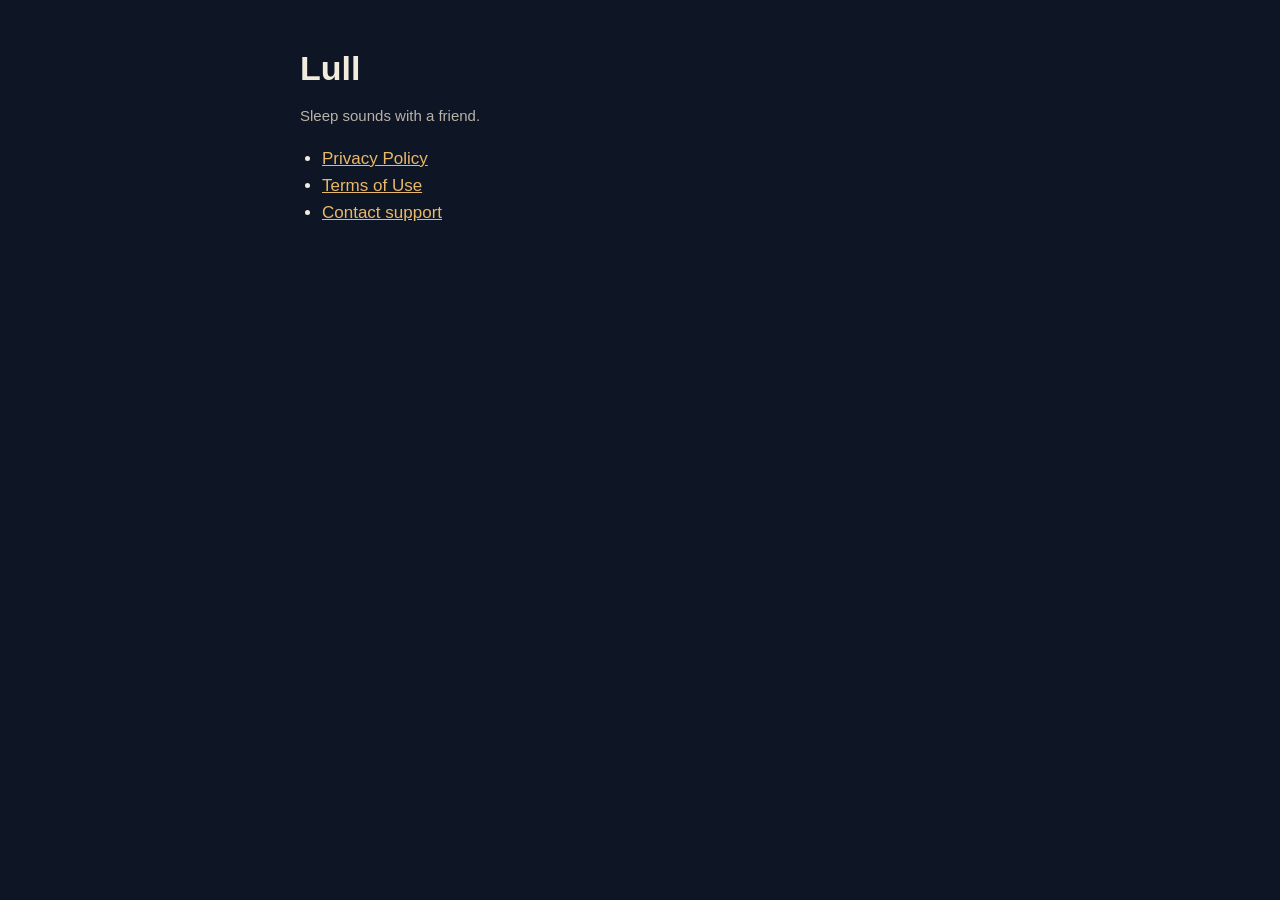
<file: index.html>
<!doctype html>
<html lang="en">
<head>
<meta charset="utf-8">
<meta name="viewport" content="width=device-width, initial-scale=1">
<title>Lull</title>
<link rel="stylesheet" href="style.css">
</head>
<body>
<main>
<h1>Lull</h1>
<p class="muted">Sleep sounds with a friend.</p>
<ul>
<li><a href="privacy.html">Privacy Policy</a></li>
<li><a href="terms.html">Terms of Use</a></li>
<li><a href="mailto:victor@noveklabs.com">Contact support</a></li>
</ul>
</main>
</body>
</html>
</file>
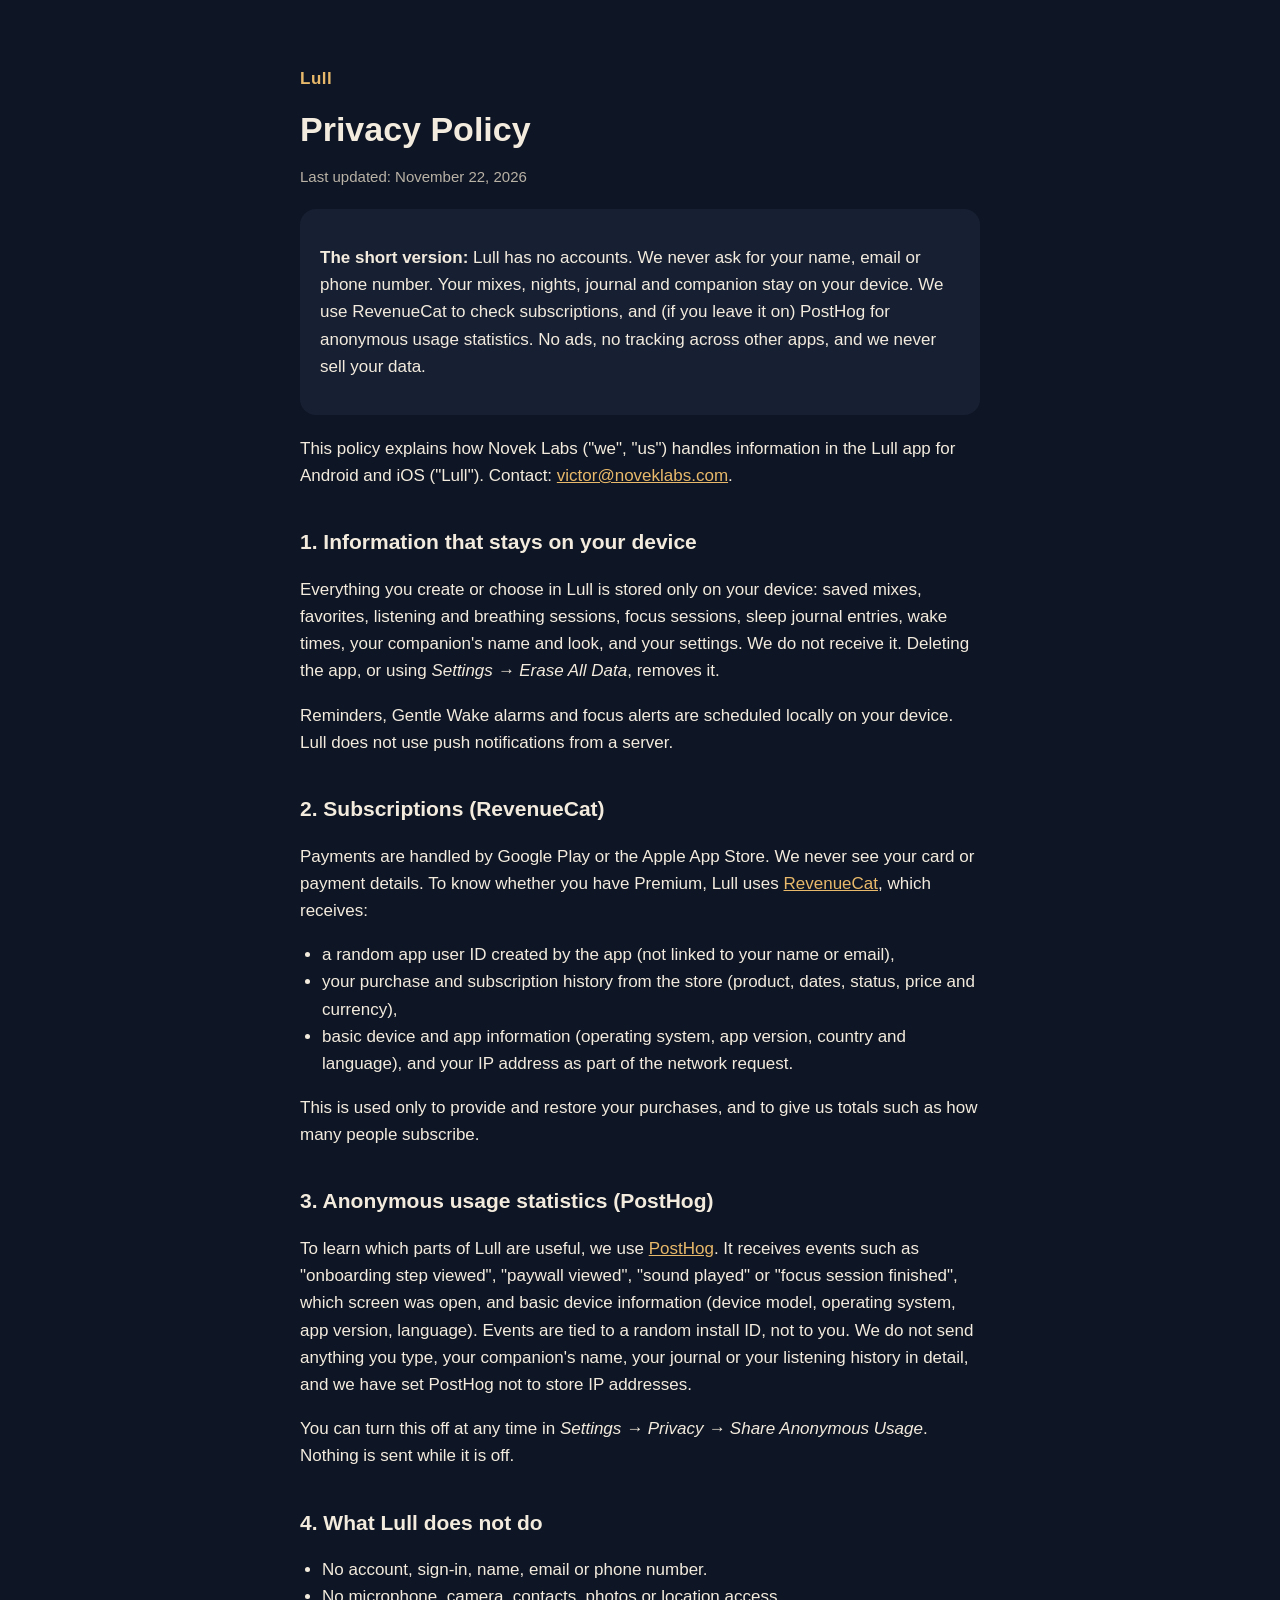
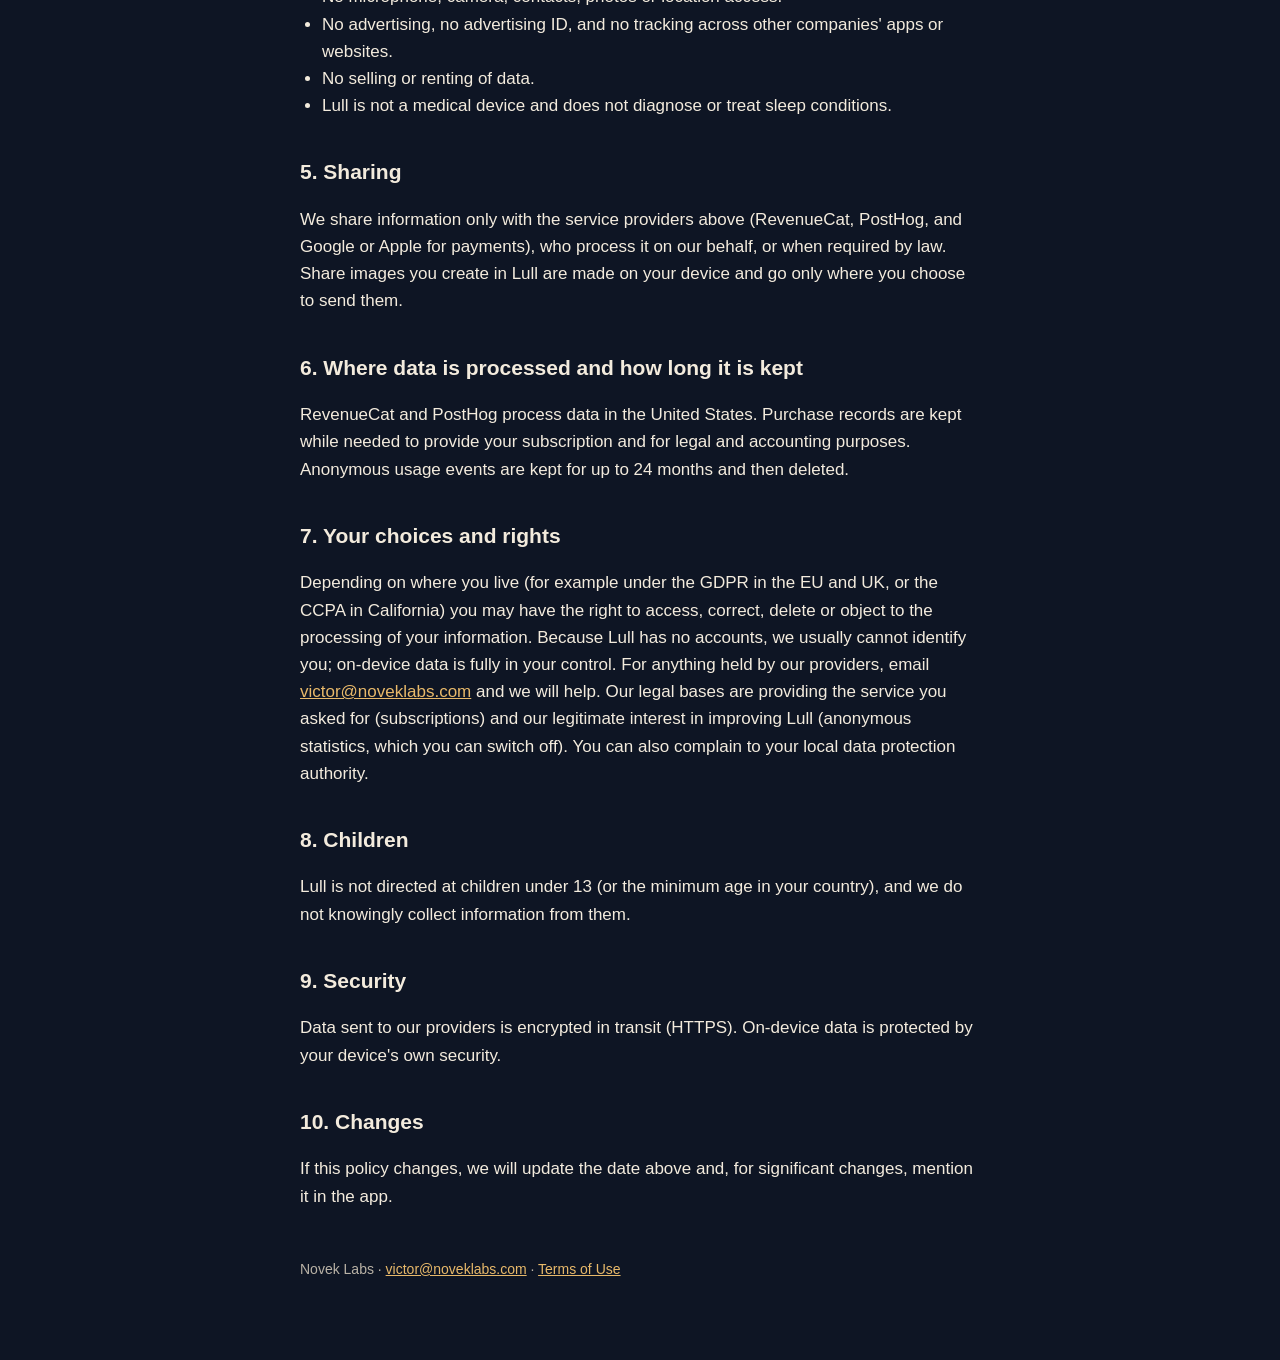
<file: privacy.html>
<!doctype html>
<html lang="en">
<head>
<meta charset="utf-8">
<meta name="viewport" content="width=device-width, initial-scale=1">
<title>Lull Privacy Policy</title>
<link rel="stylesheet" href="style.css">
</head>
<body>
<main>
<p><a class="brand" href="./">Lull</a></p>
<h1>Privacy Policy</h1>
<p class="muted">Last updated: November 22, 2026</p>

<div class="card">
<p><strong>The short version:</strong> Lull has no accounts. We never ask for your name, email or phone number. Your mixes, nights, journal and companion stay on your device. We use RevenueCat to check subscriptions, and (if you leave it on) PostHog for anonymous usage statistics. No ads, no tracking across other apps, and we never sell your data.</p>
</div>

<p>This policy explains how Novek Labs ("we", "us") handles information in the Lull app for Android and iOS ("Lull"). Contact: <a href="mailto:victor@noveklabs.com">victor@noveklabs.com</a>.</p>

<h2>1. Information that stays on your device</h2>
<p>Everything you create or choose in Lull is stored only on your device: saved mixes, favorites, listening and breathing sessions, focus sessions, sleep journal entries, wake times, your companion's name and look, and your settings. We do not receive it. Deleting the app, or using <em>Settings → Erase All Data</em>, removes it.</p>
<p>Reminders, Gentle Wake alarms and focus alerts are scheduled locally on your device. Lull does not use push notifications from a server.</p>

<h2>2. Subscriptions (RevenueCat)</h2>
<p>Payments are handled by Google Play or the Apple App Store. We never see your card or payment details. To know whether you have Premium, Lull uses <a href="https://www.revenuecat.com/privacy">RevenueCat</a>, which receives:</p>
<ul>
<li>a random app user ID created by the app (not linked to your name or email),</li>
<li>your purchase and subscription history from the store (product, dates, status, price and currency),</li>
<li>basic device and app information (operating system, app version, country and language), and your IP address as part of the network request.</li>
</ul>
<p>This is used only to provide and restore your purchases, and to give us totals such as how many people subscribe.</p>

<h2>3. Anonymous usage statistics (PostHog)</h2>
<p>To learn which parts of Lull are useful, we use <a href="https://posthog.com/privacy">PostHog</a>. It receives events such as "onboarding step viewed", "paywall viewed", "sound played" or "focus session finished", which screen was open, and basic device information (device model, operating system, app version, language). Events are tied to a random install ID, not to you. We do not send anything you type, your companion's name, your journal or your listening history in detail, and we have set PostHog not to store IP addresses.</p>
<p>You can turn this off at any time in <em>Settings → Privacy → Share Anonymous Usage</em>. Nothing is sent while it is off.</p>

<h2>4. What Lull does not do</h2>
<ul>
<li>No account, sign-in, name, email or phone number.</li>
<li>No microphone, camera, contacts, photos or location access.</li>
<li>No advertising, no advertising ID, and no tracking across other companies' apps or websites.</li>
<li>No selling or renting of data.</li>
<li>Lull is not a medical device and does not diagnose or treat sleep conditions.</li>
</ul>

<h2>5. Sharing</h2>
<p>We share information only with the service providers above (RevenueCat, PostHog, and Google or Apple for payments), who process it on our behalf, or when required by law. Share images you create in Lull are made on your device and go only where you choose to send them.</p>

<h2>6. Where data is processed and how long it is kept</h2>
<p>RevenueCat and PostHog process data in the United States. Purchase records are kept while needed to provide your subscription and for legal and accounting purposes. Anonymous usage events are kept for up to 24 months and then deleted.</p>

<h2>7. Your choices and rights</h2>
<p>Depending on where you live (for example under the GDPR in the EU and UK, or the CCPA in California) you may have the right to access, correct, delete or object to the processing of your information. Because Lull has no accounts, we usually cannot identify you; on-device data is fully in your control. For anything held by our providers, email <a href="mailto:victor@noveklabs.com">victor@noveklabs.com</a> and we will help. Our legal bases are providing the service you asked for (subscriptions) and our legitimate interest in improving Lull (anonymous statistics, which you can switch off). You can also complain to your local data protection authority.</p>

<h2>8. Children</h2>
<p>Lull is not directed at children under 13 (or the minimum age in your country), and we do not knowingly collect information from them.</p>

<h2>9. Security</h2>
<p>Data sent to our providers is encrypted in transit (HTTPS). On-device data is protected by your device's own security.</p>

<h2>10. Changes</h2>
<p>If this policy changes, we will update the date above and, for significant changes, mention it in the app.</p>

<footer>Novek Labs · <a href="mailto:victor@noveklabs.com">victor@noveklabs.com</a> · <a href="terms.html">Terms of Use</a></footer>
</main>
</body>
</html>
</file>
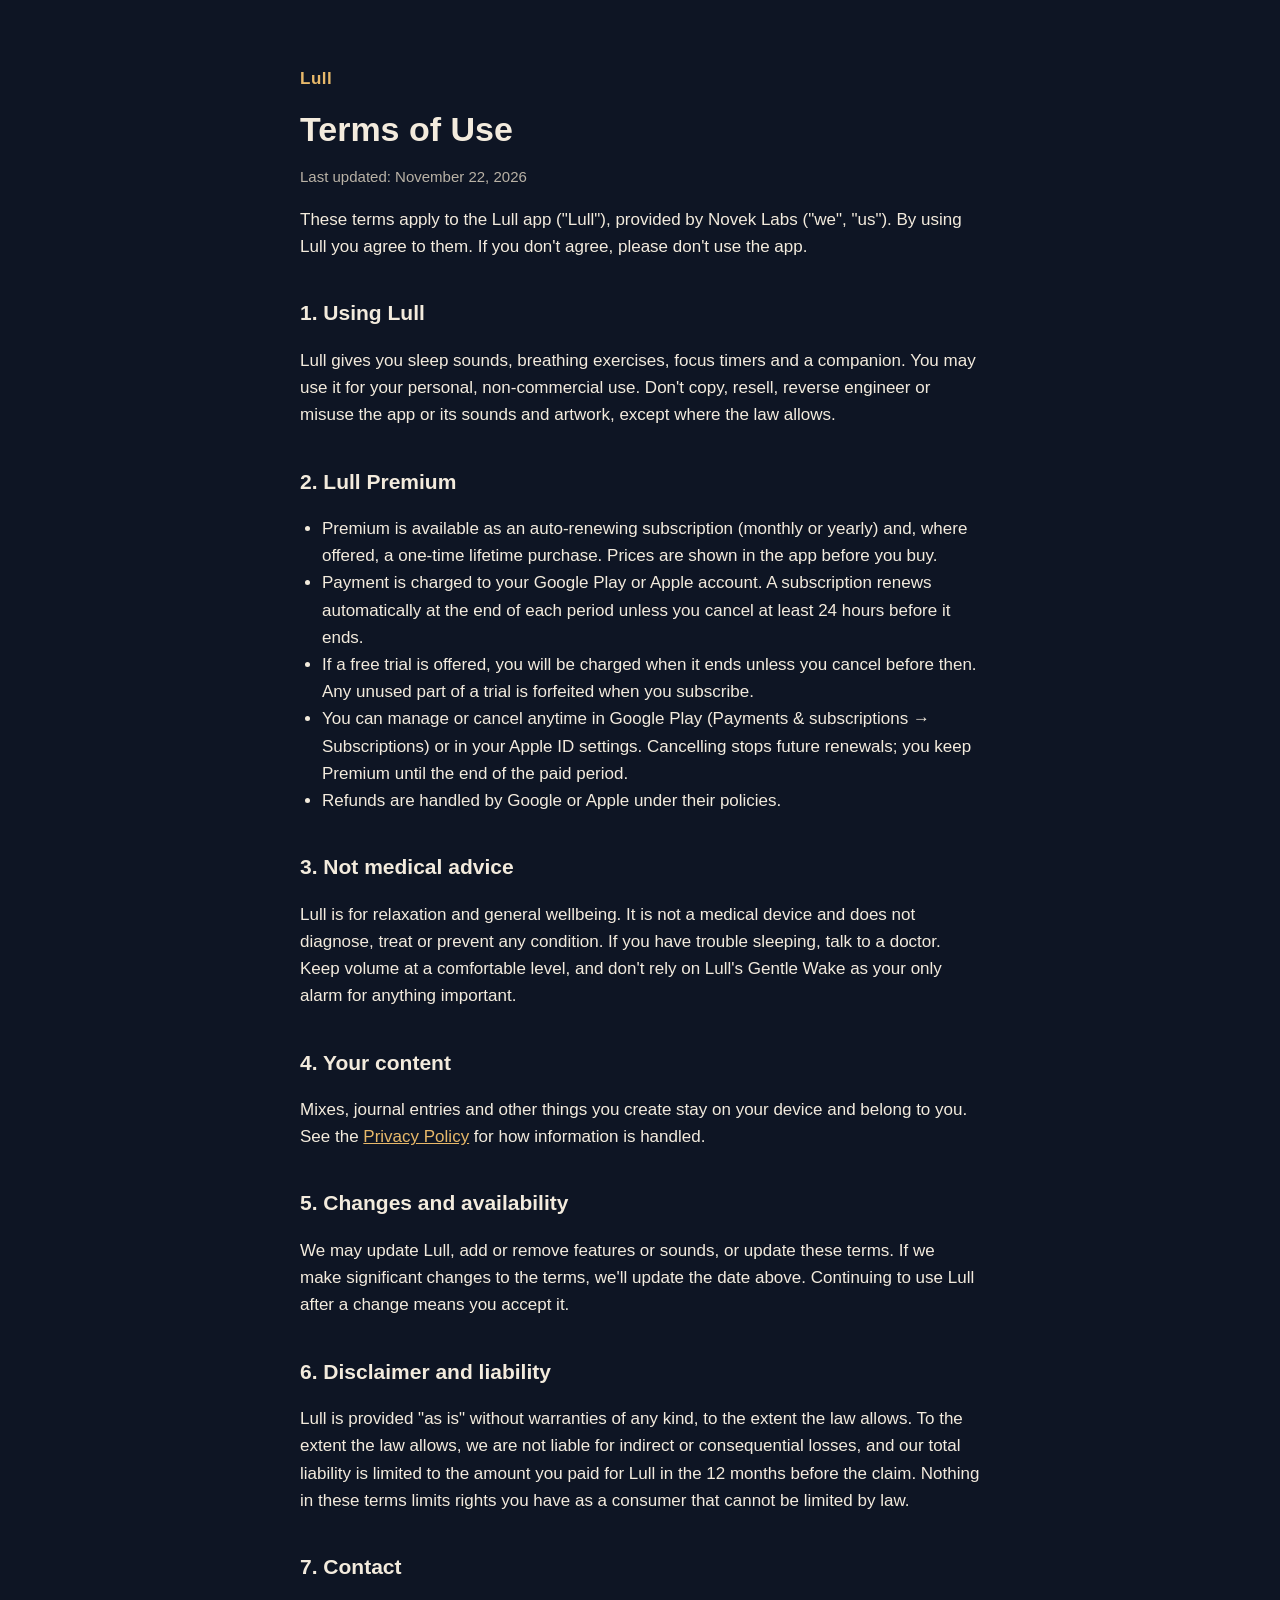
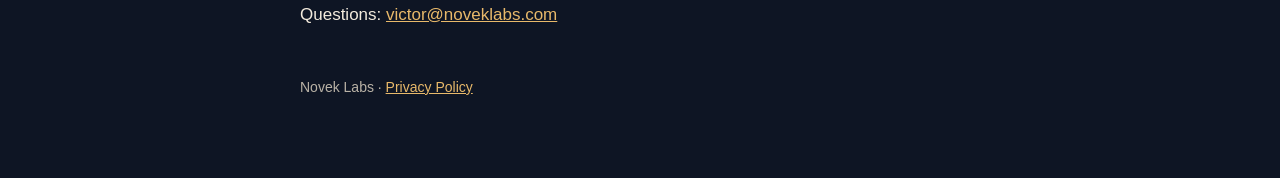
<file: terms.html>
<!doctype html>
<html lang="en">
<head>
<meta charset="utf-8">
<meta name="viewport" content="width=device-width, initial-scale=1">
<title>Lull Terms of Use</title>
<link rel="stylesheet" href="style.css">
</head>
<body>
<main>
<p><a class="brand" href="./">Lull</a></p>
<h1>Terms of Use</h1>
<p class="muted">Last updated: November 22, 2026</p>

<p>These terms apply to the Lull app ("Lull"), provided by Novek Labs ("we", "us"). By using Lull you agree to them. If you don't agree, please don't use the app.</p>

<h2>1. Using Lull</h2>
<p>Lull gives you sleep sounds, breathing exercises, focus timers and a companion. You may use it for your personal, non-commercial use. Don't copy, resell, reverse engineer or misuse the app or its sounds and artwork, except where the law allows.</p>

<h2>2. Lull Premium</h2>
<ul>
<li>Premium is available as an auto-renewing subscription (monthly or yearly) and, where offered, a one-time lifetime purchase. Prices are shown in the app before you buy.</li>
<li>Payment is charged to your Google Play or Apple account. A subscription renews automatically at the end of each period unless you cancel at least 24 hours before it ends.</li>
<li>If a free trial is offered, you will be charged when it ends unless you cancel before then. Any unused part of a trial is forfeited when you subscribe.</li>
<li>You can manage or cancel anytime in Google Play (Payments &amp; subscriptions → Subscriptions) or in your Apple ID settings. Cancelling stops future renewals; you keep Premium until the end of the paid period.</li>
<li>Refunds are handled by Google or Apple under their policies.</li>
</ul>

<h2>3. Not medical advice</h2>
<p>Lull is for relaxation and general wellbeing. It is not a medical device and does not diagnose, treat or prevent any condition. If you have trouble sleeping, talk to a doctor. Keep volume at a comfortable level, and don't rely on Lull's Gentle Wake as your only alarm for anything important.</p>

<h2>4. Your content</h2>
<p>Mixes, journal entries and other things you create stay on your device and belong to you. See the <a href="privacy.html">Privacy Policy</a> for how information is handled.</p>

<h2>5. Changes and availability</h2>
<p>We may update Lull, add or remove features or sounds, or update these terms. If we make significant changes to the terms, we'll update the date above. Continuing to use Lull after a change means you accept it.</p>

<h2>6. Disclaimer and liability</h2>
<p>Lull is provided "as is" without warranties of any kind, to the extent the law allows. To the extent the law allows, we are not liable for indirect or consequential losses, and our total liability is limited to the amount you paid for Lull in the 12 months before the claim. Nothing in these terms limits rights you have as a consumer that cannot be limited by law.</p>

<h2>7. Contact</h2>
<p>Questions: <a href="mailto:victor@noveklabs.com">victor@noveklabs.com</a></p>

<footer>Novek Labs · <a href="privacy.html">Privacy Policy</a></footer>
</main>
</body>
</html>
</file>
<file: style.css>
:root { --bg: #0E1524; --card: #172033; --text: #F3EBDD; --muted: #B9B2A6; --accent: #E8B96A; }
* { box-sizing: border-box; }
body { margin: 0; background: var(--bg); color: var(--text); font: 17px/1.6 -apple-system, BlinkMacSystemFont, "Segoe UI", Roboto, sans-serif; }
main { max-width: 720px; margin: 0 auto; padding: 48px 20px 80px; }
h1 { font-size: 34px; line-height: 1.2; margin: 0 0 6px; }
h2 { font-size: 21px; margin: 36px 0 8px; }
p, li { color: var(--text); }
.muted { color: var(--muted); font-size: 15px; }
a { color: var(--accent); }
ul { padding-left: 22px; }
.card { background: var(--card); border-radius: 16px; padding: 18px 20px; margin: 20px 0; }
.brand { color: var(--accent); font-weight: 700; letter-spacing: .5px; text-decoration: none; }
footer { margin-top: 48px; color: var(--muted); font-size: 14px; }
</file>
